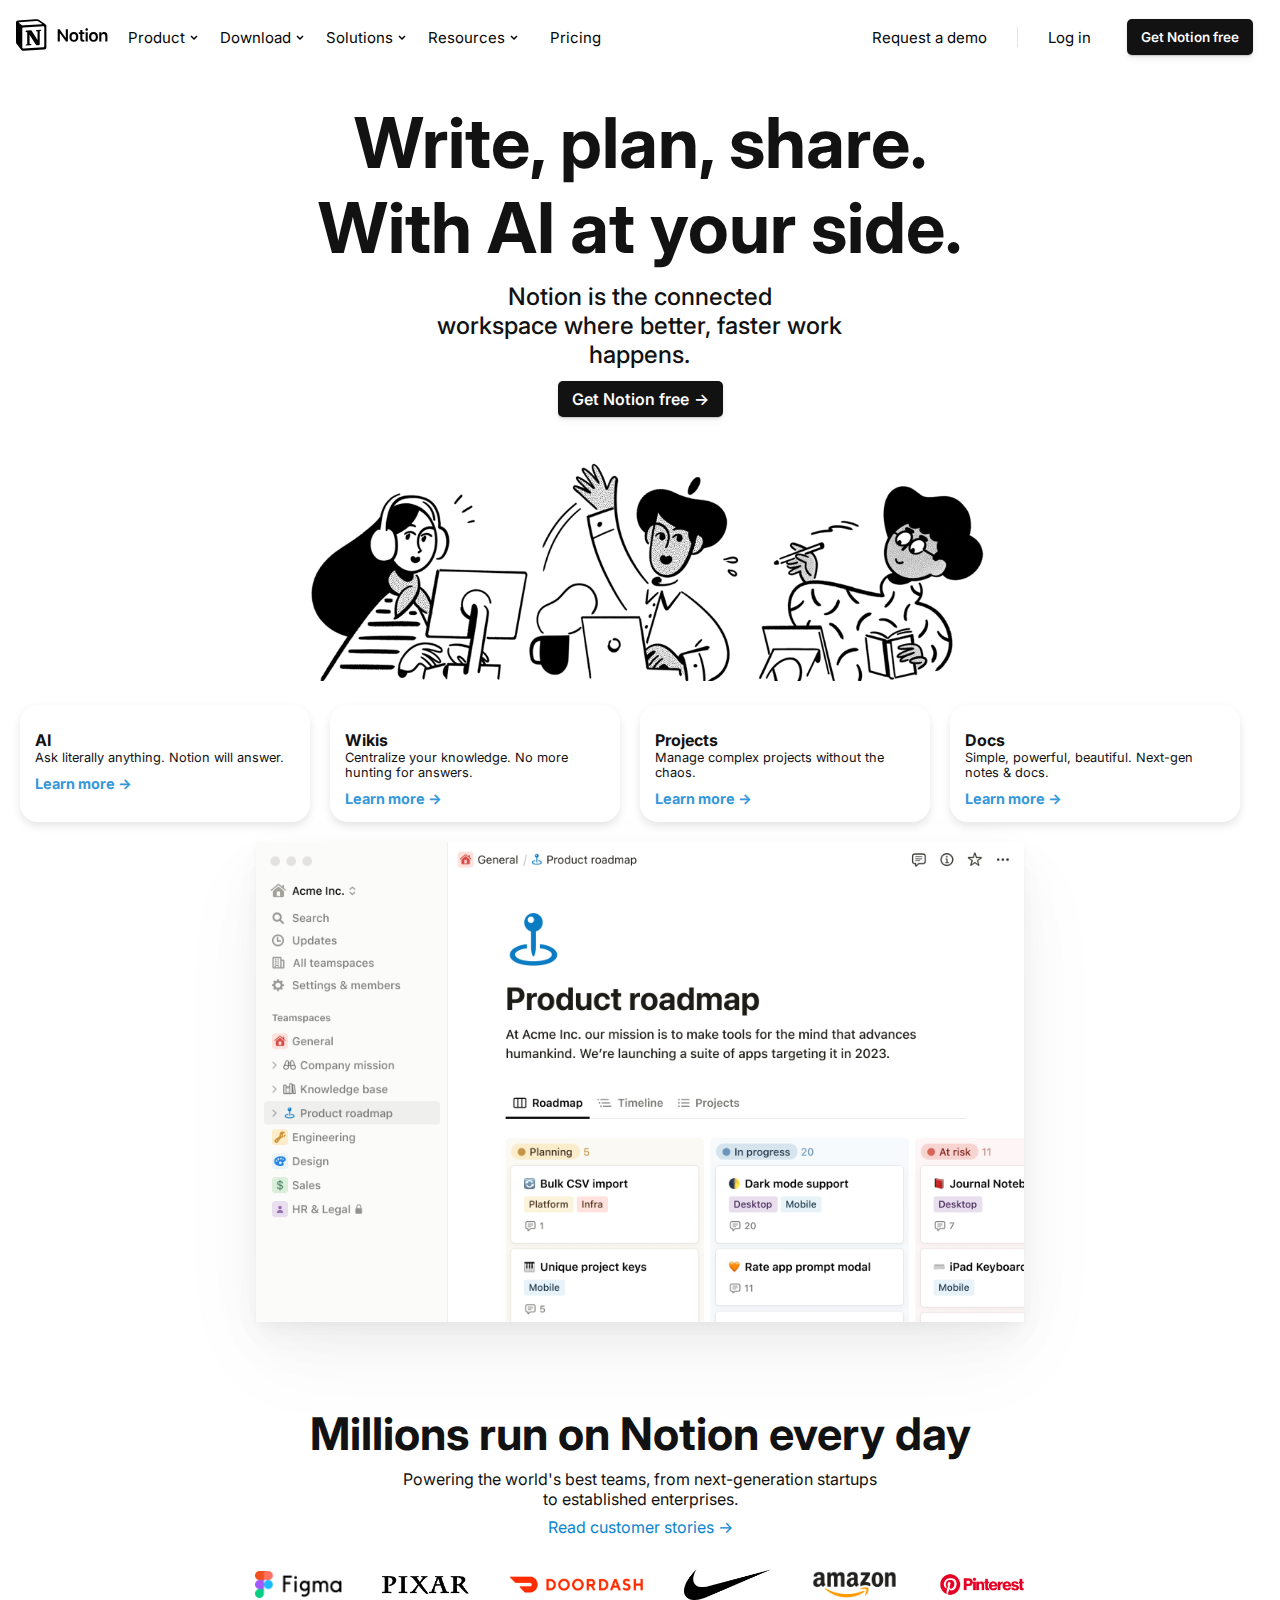
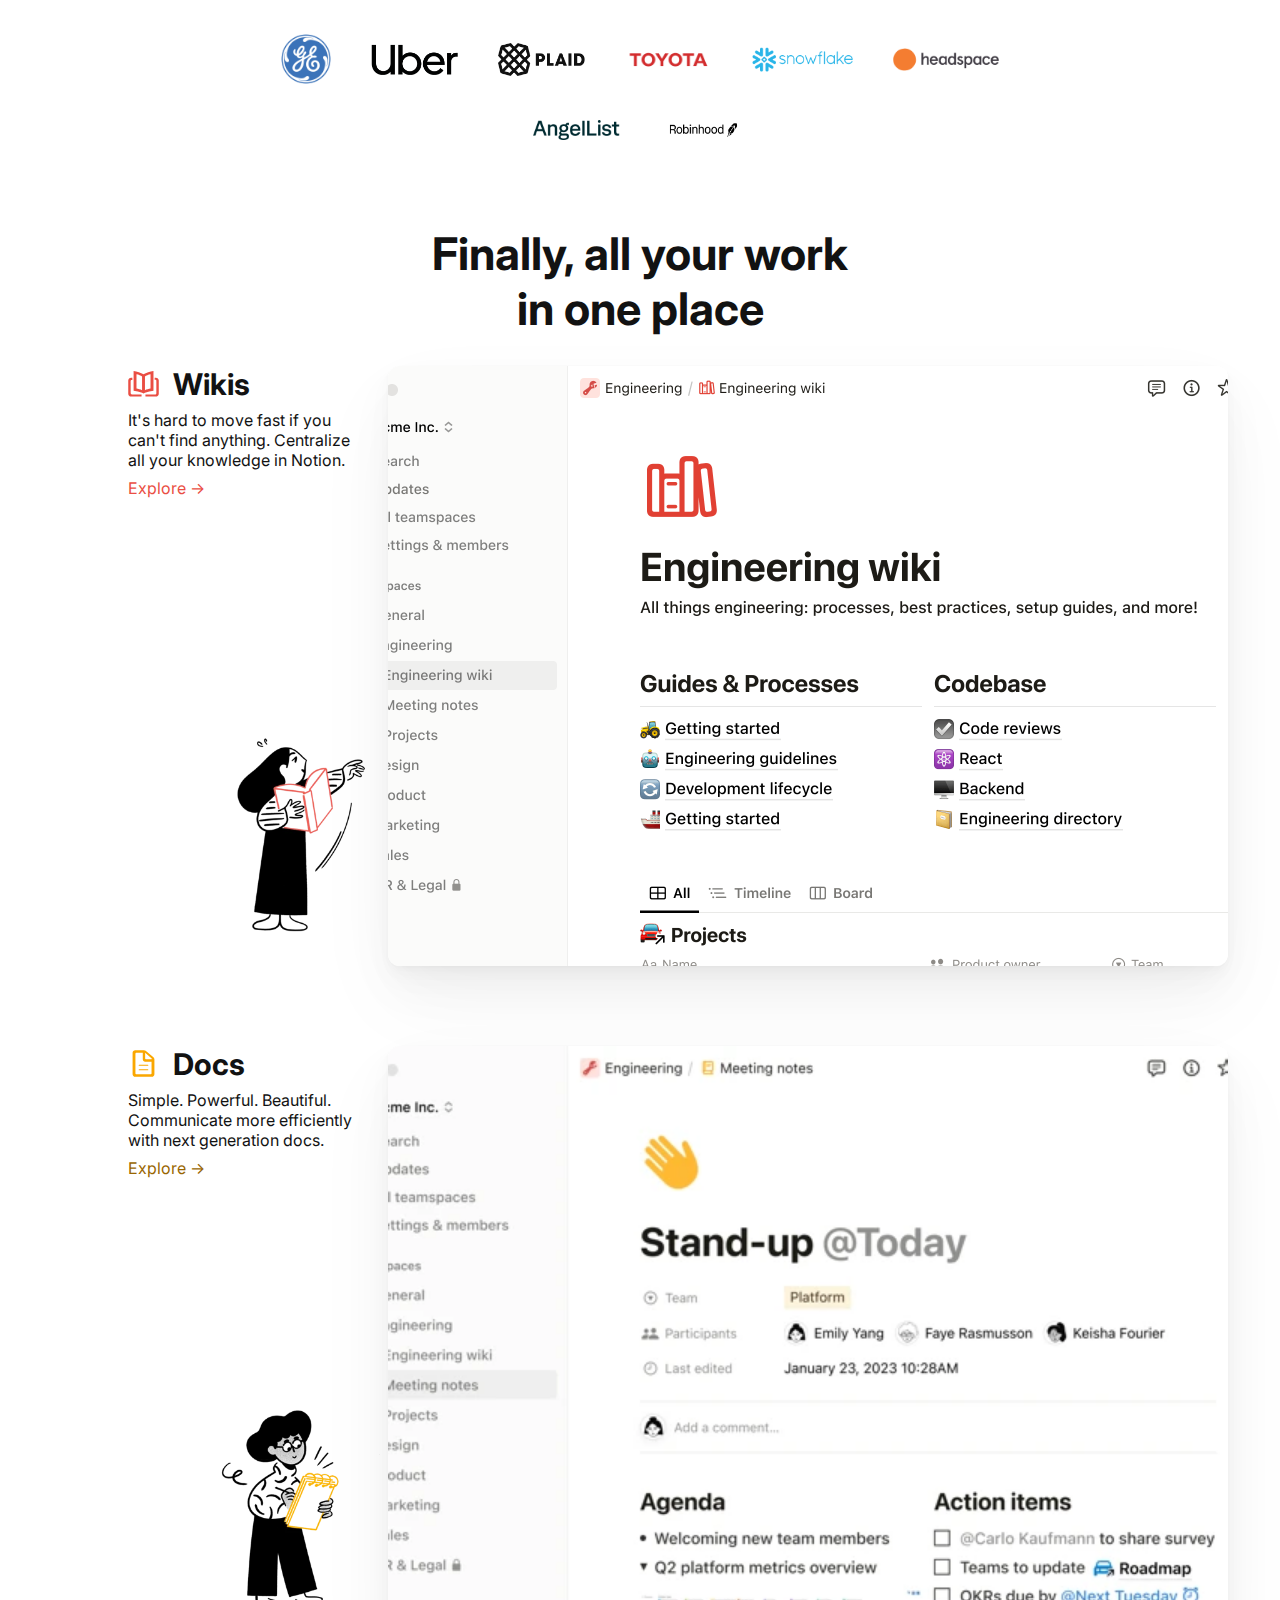
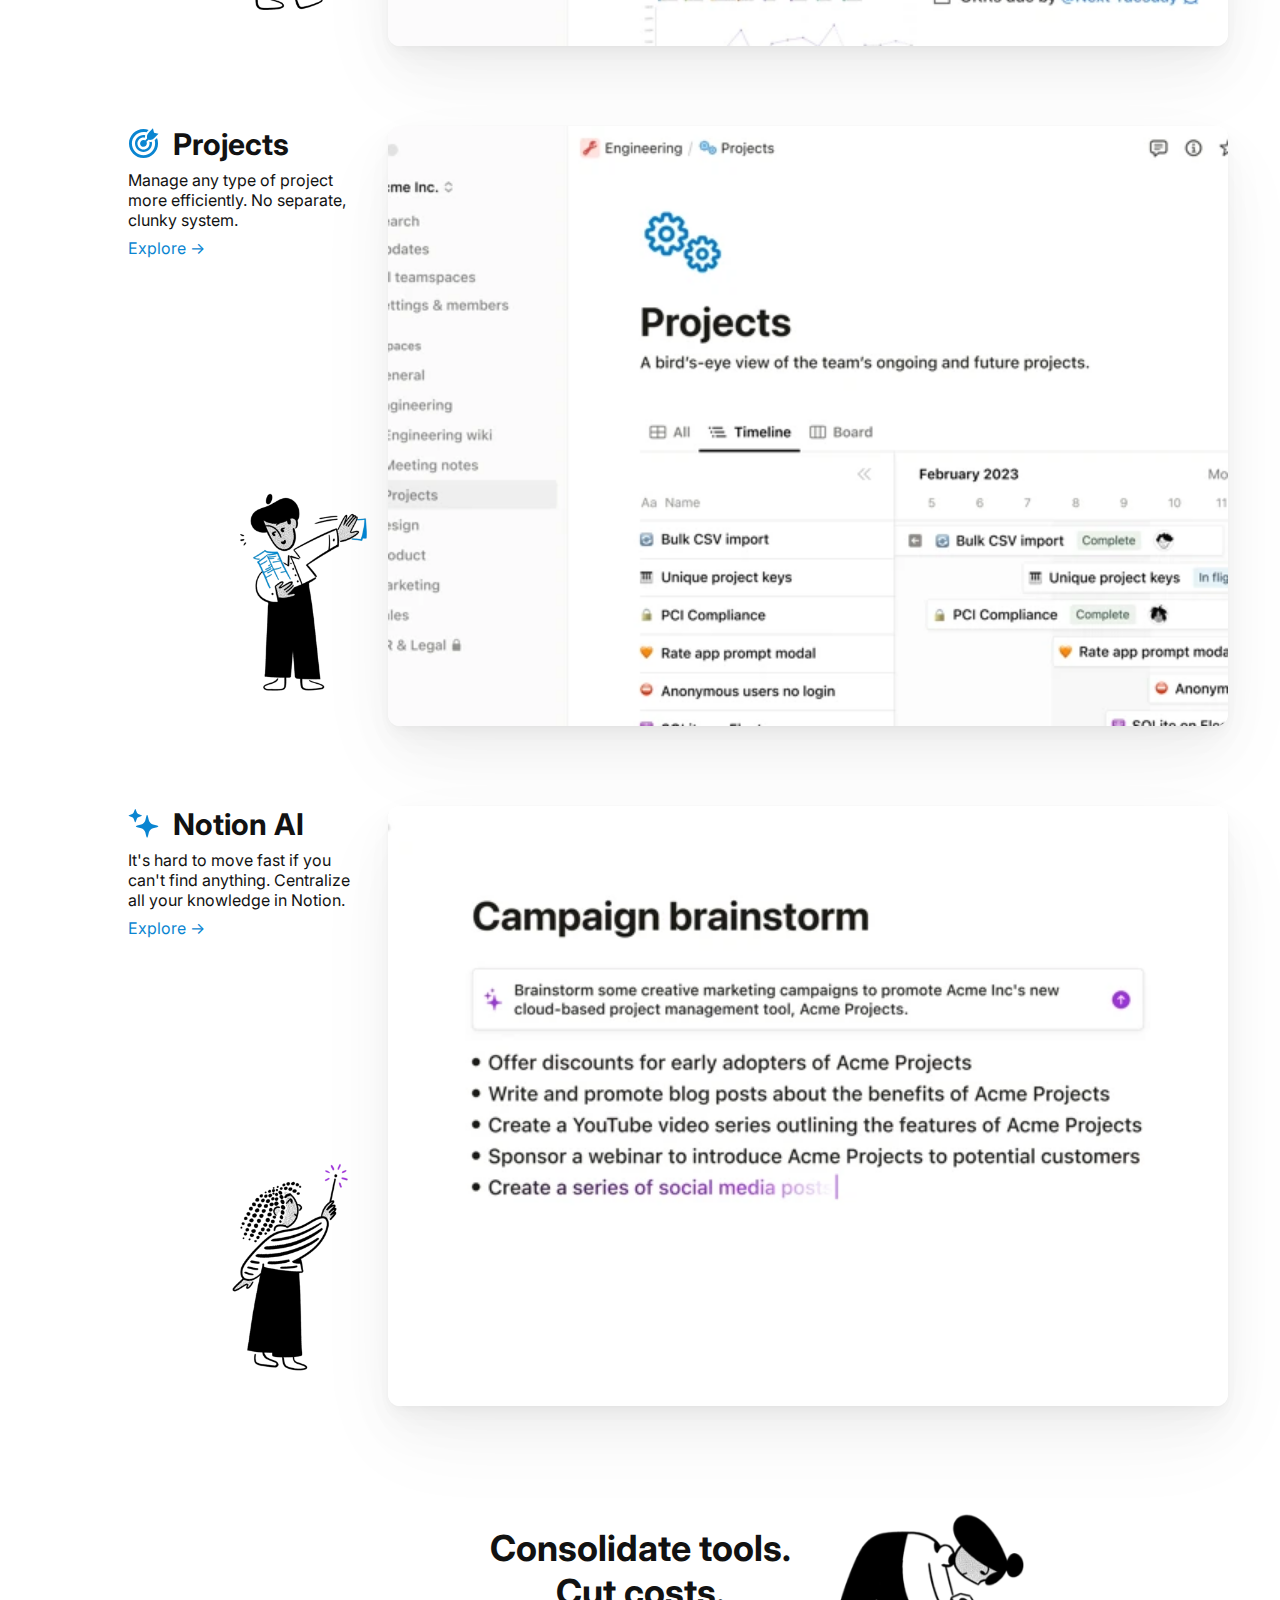
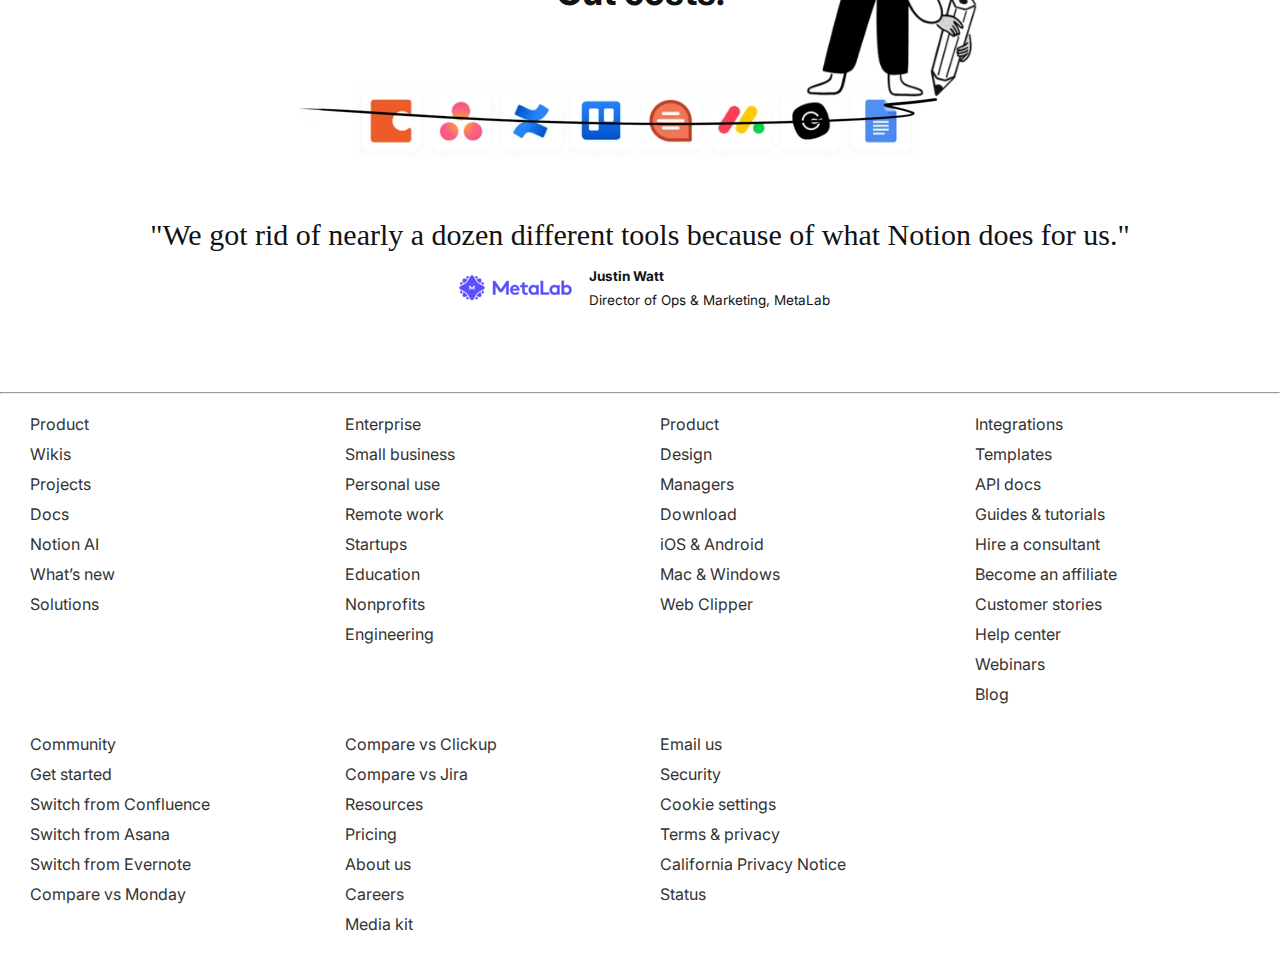
<file: index.html>
<!DOCTYPE html>
<html lang="en">
  <head>
    <meta charset="UTF-8" />
    <meta name="viewport" content="width=device-width, initial-scale=1.0" />
    <title>Notion</title>
    <link
      rel="apple-touch-icon"
      sizes="180x180"
      href="images/favicon/apple-touch-icon.png"
    />
    <link
      rel="icon"
      type="image/png"
      sizes="32x32"
      href="images/favicon/favicon-32x32.png"
    />
    <link
      rel="icon"
      type="image/png"
      sizes="16x16"
      href="images/favicon/favicon-16x16.png"
    />
    <link rel="manifest" href="images/favicon/site.webmanifest" />
    <link rel="stylesheet" href="css/style.css" />
  </head>
  <body>
    <!-- Navigation Bar -->
    <div class="main-nav">
      <header class="navHeader">
        <div class="inner">
          <div class="logo-wrap">
            <a href="/">
              <svg class="brand-logo">
                <use href="images/sprite.svg#logo"></use>
              </svg>
            </a>
          </div>

          <div class="desktop-actions">
            <nav class="navigationBar">
              <div class="nav-left">
                <ul class="nav-list">
                  <li class="nav-item">
                    <div class="has-menu">
                      <span class="nav-item-button">Product</span>
                    </div>
                    <div class="popup">
                      <div class="menu">
                        <div class="menu-section">
                          <div class="nav-section nav-section-content">
                            <ul class="nav-list">
                              <li class="nav-item">
                                <a href="#">
                                  <div class="nav-item-inner">
                                    <div class="nav-item-icon">
                                      <svg class="icon icon-red icon-small">
                                        <use
                                          href="images/sprite.svg#bookOpen"
                                        ></use>
                                      </svg>
                                    </div>
                                    <div class="nav-item-body">
                                      <span class="label">Wikis</span>
                                      <span class="description">
                                        Centralize your knowledge
                                      </span>
                                    </div>
                                  </div>
                                </a>
                              </li>
                              <li class="nav-item">
                                <a href="#">
                                  <div class="nav-item-inner">
                                    <div class="nav-item-icon">
                                      <svg class="icon icon-blue icon-small">
                                        <use
                                          href="images/sprite.svg#projectsIcon"
                                        ></use>
                                      </svg>
                                    </div>
                                    <div class="nav-item-body">
                                      <span class="label">Projects</span>
                                      <span class="description">
                                        For every team or size
                                      </span>
                                    </div>
                                  </div>
                                </a>
                              </li>
                              <li class="nav-item">
                                <a href="#">
                                  <div class="nav-item-inner">
                                    <div class="nav-item-icon">
                                      <svg class="icon icon-yellow icon-small">
                                        <use href="images/sprite.svg#doc"></use>
                                      </svg>
                                    </div>
                                    <div class="nav-item-body">
                                      <span class="label">Docs</span>
                                      <span class="description">
                                        Simple & powerful
                                      </span>
                                    </div>
                                  </div>
                                </a>
                              </li>
                              <li class="nav-item">
                                <a href="#">
                                  <div class="nav-item-inner">
                                    <div class="nav-item-icon">
                                      <svg class="icon icon-purple icon-small">
                                        <use
                                          href="images/sprite.svg#sparkles"
                                        ></use>
                                      </svg>
                                    </div>
                                    <div class="nav-item-body">
                                      <span class="label">Notion AI</span>
                                      <span class="description">
                                        Integrated AI assistant
                                      </span>
                                    </div>
                                  </div>
                                </a>
                              </li>
                            </ul>
                          </div>
                        </div>
                        <div class="menu-section">
                          <div class="nav-section nav-section-content">
                            <ul class="nav-list">
                              <li class="nav-item">
                                <a href="#">
                                  <div class="nav-item-inner">
                                    <div class="nav-item-body">
                                      <span class="label"
                                        >Template gallery</span
                                      >
                                      <span class="description">
                                        Setups to get you started
                                      </span>
                                    </div>
                                  </div>
                                </a>
                              </li>
                              <li class="nav-item">
                                <a href="#">
                                  <div class="nav-item-inner">
                                    <div class="nav-item-body">
                                      <span class="label"
                                        >Customer stories</span
                                      >
                                      <span class="description">
                                        See how teams use Notion
                                      </span>
                                    </div>
                                  </div>
                                </a>
                              </li>
                              <li class="nav-item">
                                <a href="#">
                                  <div class="nav-item-inner">
                                    <div class="nav-item-body">
                                      <span class="label">Connection</span>
                                      <span class="description">
                                        connect your tools to Notion
                                      </span>
                                    </div>
                                  </div>
                                </a>
                              </li>
                            </ul>
                          </div>
                        </div>
                      </div>
                    </div>
                  </li>
                  <li class="nav-item">
                    <div class="has-menu">
                      <span class="nav-item-button">Download</span>
                    </div>
                    <div class="popup">
                      <div class="menu">
                        <div class="menu-section">
                          <div class="nav-section nav-section-list">
                            <ul class="nav-list">
                              <li class="nav-item">
                                <a href="#">iOS & Android</a>
                              </li>
                              <li class="nav-item">
                                <a href="#">Mac & Windows</a>
                              </li>
                              <li class="nav-item">
                                <a href="#">Web Clipper</a>
                              </li>
                            </ul>
                          </div>
                        </div>
                      </div>
                    </div>
                  </li>
                  <li class="nav-item">
                    <div class="has-menu">
                      <span class="nav-item-button">Solutions</span>
                    </div>
                    <div class="popup">
                      <div class="menu">
                        <div class="menu-section">
                          <div class="nav-section nav-section-content">
                            <div class="nav-section-title smallcaps">
                              By team size
                            </div>
                            <ul class="nav-list">
                              <li class="nav-item">
                                <a href="#">
                                  <div class="nav-item-inner">
                                    <div class="nav-item-icon">
                                      <img
                                        src="images/team-size-enterprise.png"
                                        alt=""
                                      />
                                    </div>
                                    <div class="nav-item-body">
                                      <span class="label">Enterprise</span>
                                      <span class="description">
                                        Advanced features for your org
                                      </span>
                                    </div>
                                  </div>
                                </a>
                              </li>
                              <li class="nav-item">
                                <a href="#">
                                  <div class="nav-item-inner">
                                    <div class="nav-item-icon">
                                      <img
                                        src="images/team-size-small-business.png"
                                        alt=""
                                      />
                                    </div>
                                    <div class="nav-item-body">
                                      <span class="label">Small business</span>
                                      <span class="description">
                                        Run your team on one tool
                                      </span>
                                    </div>
                                  </div>
                                </a>
                              </li>
                              <li class="nav-item">
                                <a href="#">
                                  <div class="nav-item-inner">
                                    <div class="nav-item-icon">
                                      <img
                                        src="images/team-size-personal.png"
                                        alt=""
                                      />
                                    </div>
                                    <div class="nav-item-body">
                                      <span class="label">Personal</span>
                                      <span class="description">
                                        Free for individuals
                                      </span>
                                    </div>
                                  </div>
                                </a>
                              </li>
                            </ul>
                          </div>
                        </div>
                        <div class="menu-section">
                          <div class="nav-section nav-section-list">
                            <div class="nav-section-title smallcaps">
                              By team function
                            </div>
                            <ul class="nav-list">
                              <li class="nav-item">
                                <a href="#">Design</a>
                              </li>
                              <li class="nav-item">
                                <a href="#">Engineering</a>
                              </li>
                              <li class="nav-item">
                                <a href="#">Product</a>
                              </li>
                              <li class="nav-item">
                                <a href="#">Managers</a>
                              </li>
                            </ul>
                          </div>
                        </div>
                        <div class="menu-section">
                          <div class="nav-section nav-section-list">
                            <div class="nav-section-title smallcaps">
                              Notion for
                            </div>
                            <ul class="nav-list">
                              <li class="nav-item">
                                <a href="#">Startups</a>
                              </li>
                              <li class="nav-item">
                                <a href="#">Remote work</a>
                              </li>
                              <li class="nav-item">
                                <a href="#">Education</a>
                              </li>
                              <li class="nav-item">
                                <a href="#">Nonprofits</a>
                              </li>
                            </ul>
                          </div>
                        </div>
                      </div>
                    </div>
                  </li>
                  <li class="nav-item">
                    <div class="has-menu">
                      <span class="nav-item-button">Resources</span>
                    </div>
                    <div class="popup">
                      <div class="menu">
                        <div class="menu-section">
                          <div class="nav-section nav-section-list">
                            <ul class="nav-list">
                              <li class="nav-item">
                                <a href="#">Blog</a>
                              </li>
                              <li class="nav-item">
                                <a href="#">Guides & tutorials</a>
                              </li>
                              <li class="nav-item">
                                <a href="#">Webinars</a>
                              </li>
                              <li class="nav-item">
                                <a href="#">Help center</a>
                              </li>
                              <li class="nav-item">
                                <a href="#">API docs</a>
                              </li>
                              <li class="nav-item">
                                <a href="#">Community</a>
                              </li>
                              <li class="nav-item">
                                <a href="#">Find a consultant</a>
                              </li>
                            </ul>
                          </div>
                        </div>
                      </div>
                    </div>
                  </li>
                  <li class="nav-item">
                    <span class="nav-item-button"><a href="#">Pricing</a></span>
                  </li>
                </ul>
              </div>
              <div class="nav-right">
                <ul class="nav-list">
                  <li class="nav-item">
                    <span class="nav-item-button"
                      ><a href="#">Request a demo</a></span
                    >
                  </li>
                </ul>
                <div class="divider"></div>
                <ul class="nav-list">
                  <li class="nav-item">
                    <span class="nav-item-button"><a href="#">Log in</a></span>
                  </li>
                  <li class="cta-item">
                    <a href="#" class="btn btn-primary">
                      <span>Get Notion free</span>
                    </a>
                  </li>
                </ul>
              </div>
            </nav>
          </div>

          <div class="mobile-actions">
            <!-- <a href="#" class="btn btn-primary cta-item">
              <span>Get Notion free</span>
            </a> -->
            <button class="btn-toggle">
              <svg class="icon icon-black show-toggle-btn">
                <use href="images/sprite.svg#hamburger"></use>
              </svg>
              <svg class="icon icon-black">
                <use href="images/sprite.svg#cross"></use>
              </svg>
            </button>
          </div>
        </div>
      </header>

      <nav class="mobile-nav">
        <div class="mobile-nav-inner">
          <div class="mobile-nav-section">
            <div class="section-label has-menu">Product</div>
            <div class="menu-drawer">
              <div class="menu">
                <div class="nav-section">
                  <ul class="nav-list">
                    <li class="nav-item">
                      <a href="#">
                        <svg class="icon icon-red icon-small">
                          <use href="images/sprite.svg#bookOpen"></use>
                        </svg>
                        <span class="label">Wikis</span>
                      </a>
                    </li>
                    <li class="nav-item">
                      <a href="#">
                        <img
                          src="images/projects-icon.webp"
                          class="icon-small"
                          alt="Projects"
                        />
                        <span class="label">Projects</span>
                      </a>
                    </li>
                    <li class="nav-item">
                      <a href="#">
                        <svg class="icon icon-yellow icon-small">
                          <use href="images/sprite.svg#doc"></use>
                        </svg>
                        <span class="label">Docs</span>
                      </a>
                    </li>
                    <li class="nav-item">
                      <a href="#">
                        <svg class="icon icon-purple icon-small">
                          <use href="images/sprite.svg#sparkles"></use>
                        </svg>
                        <span class="label">Notion AI</span>
                      </a>
                    </li>
                  </ul>
                </div>
                <div class="nav-section">
                  <ul class="nav-list">
                    <li class="nav-item">
                      <a href="#">
                        <span class="label">Template gallery</span>
                      </a>
                    </li>
                    <li class="nav-item">
                      <a href="#">
                        <span class="label">Customer stories</span>
                      </a>
                    </li>
                    <li class="nav-item">
                      <a href="#">
                        <span class="label">Connection</span>
                      </a>
                    </li>
                  </ul>
                </div>
              </div>
            </div>
          </div>
          <div class="mobile-nav-section">
            <div class="section-label has-menu">Solutions</div>
            <div class="menu-drawer">
              <div class="menu">
                <div class="menu-section">
                  <div class="nav-section nav-section-list">
                    <div class="nav-section-title smallcaps">by team size</div>
                    <ul class="nav-list">
                      <li class="nav-item">
                        <a href="#">Enterprise</a>
                      </li>
                      <li class="nav-item">
                        <a href="#">Small business</a>
                      </li>
                      <li class="nav-item">
                        <a href="#">Personal</a>
                      </li>
                    </ul>
                  </div>
                </div>
                <div class="menu-section">
                  <div class="nav-section nav-section-list">
                    <div class="nav-section-title smallcaps">
                      by team function
                    </div>
                    <ul class="nav-list">
                      <li class="nav-item">
                        <a href="#">Design</a>
                      </li>
                      <li class="nav-item">
                        <a href="#">Engineering</a>
                      </li>
                      <li class="nav-item">
                        <a href="#">Product</a>
                      </li>
                      <li class="nav-item">
                        <a href="#">Managers</a>
                      </li>
                    </ul>
                  </div>
                </div>
                <div class="menu-section">
                  <div class="nav-section nav-section-list">
                    <div class="nav-section-title smallcaps">Notion for</div>
                    <ul class="nav-list">
                      <li class="nav-item">
                        <a href="#">Startups</a>
                      </li>
                      <li class="nav-item">
                        <a href="#">Remote work</a>
                      </li>
                      <li class="nav-item">
                        <a href="#">Education</a>
                      </li>
                      <li class="nav-item">
                        <a href="#">Nonprofits</a>
                      </li>
                    </ul>
                  </div>
                </div>
              </div>
            </div>
          </div>
          <div class="mobile-nav-section">
            <div class="section-label has-menu">Resources</div>
            <div class="menu-drawer">
              <div class="menu">
                <div class="menu-section">
                  <div class="nav-section nav-section-list">
                    <ul class="nav-list">
                      <li class="nav-item">
                        <a href="#">Blog</a>
                      </li>
                      <li class="nav-item">
                        <a href="#">Guides & tutorials</a>
                      </li>
                      <li class="nav-item">
                        <a href="#">Webinars</a>
                      </li>
                      <li class="nav-item">
                        <a href="#">Help center</a>
                      </li>
                      <li class="nav-item">
                        <a href="#">API docs</a>
                      </li>
                      <li class="nav-item">
                        <a href="#">Community</a>
                      </li>
                      <li class="nav-item">
                        <a href="#">Find a consultant</a>
                      </li>
                    </ul>
                  </div>
                </div>
              </div>
            </div>
          </div>
          <div class="mobile-nav-section">
            <div class="section-label has-menu">Download</div>
            <div class="menu-drawer">
              <div class="menu">
                <div class="menu-section">
                  <div class="nav-section nav-section-list">
                    <ul class="nav-list">
                      <li class="nav-item">
                        <a href="#">iOS & Android</a>
                      </li>
                      <li class="nav-item">
                        <a href="#">mac & Windows</a>
                      </li>
                      <li class="nav-item">
                        <a href="#">Web Clipper</a>
                      </li>
                    </ul>
                  </div>
                </div>
              </div>
            </div>
          </div>
          <div class="mobile-nav-section">
            <div class="section-label">Pricing</div>
          </div>
          <div class="mobile-nav-section">
            <div class="section-label">Request a demo</div>
          </div>
          <div class="cta-items">
            <a href="#" class="btn btn-primary cta-item">
              <span>Get Notion free</span>
            </a>
            <a href="#" class="btn cta-item">
              <span>Log in</span>
            </a>
          </div>
        </div>
      </nav>
    </div>

    <main>
      <section class="homeHero container">
        <header class="homeHero_header">
          <h1 class="homeHero_header-title" style="font-size: 70px; margin-top: -60px">
            Write, plan, share.
            <br class="HomeHero_textBreak" />
            With AI at your side.
          </h1>
          <h2 class="homeHero_subtitle">
            Notion is the connected
            <br class="HomeHero_textBreak" /> workspace where
            better, faster work happens.
          </h2>
          <a href="#" class="btn btn-primary btn-arrow"
            ><span>Get Notion free</span></a
          >
        </header>
        <picture class="homeHero_picture">
          <img src="images/home-hero.webp" alt="Home Hero" />
        </picture>
      </section>

      <div class="carousel-container">
        <div class="card purple-theme">
          <!-- Card Content Goes Here -->
          <h2>AI</h2>
          <p>Ask literally anything. Notion will answer.</p>
          <a href="https://www.notion.so/product/ai">Learn more →</a>
        </div>

        <div class="card red-theme">
          <!-- Card Content Goes Here -->
          <h2>Wikis</h2>
          <p>Centralize your knowledge. No more hunting for answers.</p>
          <a href="https://notion.so/product/wikis">Learn more →</a>
        </div>

        <div class="card blue-theme">
          <!-- Card Content Goes Here -->
          <h2>Projects</h2>
          <p>Manage complex projects without the chaos.</p>
          <a href="https://www.notion.so/product/projects">Learn more →</a>
        </div>

        <div class="card yellow-theme">
          <!-- Card Content Goes Here -->
          <h2>Docs</h2>
          <p>Simple, powerful, beautiful. Next-gen notes & docs.</p>
          <a href="https://www.notion.so/product/docs">Learn more →</a>
        </div>
      </div>


      <div class="HomeSidekick_sidekick">
        <picture class="homeHero_picture">
          <img src="images/sidekick-desktop-app.png" alt="Home Hero" />
        </picture>
      </div>

      <section class="HomeCustomerWall container">
        <header class="HomeCustomerWall_header">
          <h2 class="heading-title">Millions run on Notion every day</h2>
          <div class="HomeCustomerWall-subHeader">
            <h3 class="heading-subTitle">
              Powering the world's best teams, from next-generation startups to
              established enterprises.
            </h3>
            <a href="#" class="link-arrow link-arrow-blue"
              ><span> Read customer stories</span></a
            >
          </div>
        </header>
        <div class="HomeCustomerWall_logo">
          <div class="HomeCustomerWall_logoContainer">
            <img src="images/customers/figma-logo.png" alt="figma-logo" />
          </div>
          <div class="HomeCustomerWall_logoContainer">
            <img src="images/customers/pixar.png" alt="pixar" />
          </div>
          <div class="HomeCustomerWall_logoContainer">
            <img
              src="images/customers/doordash.png"
              alt="doordash"
              style="max-width: 135px; max-height: 55px"
            />
          </div>
          <div class="HomeCustomerWall_logoContainer">
            <img src="images/customers/nike.png" alt="nike" />
          </div>
          <div class="HomeCustomerWall_logoContainer">
            <img src="images/customers/amazon.png" alt="amazon" />
          </div>
          <div class="HomeCustomerWall_logoContainer">
            <img src="images/customers/pinterest.png" alt="pinterest" />
          </div>
          <div class="HomeCustomerWall_logoContainer">
            <img
              src="images/customers/General_Electric_logo.svg__1_.png"
              style="max-width: 50px; max-height: 50px"
              alt="General_Electric_logo"
            />
          </div>
          <div class="HomeCustomerWall_logoContainer">
            <img src="images/customers/uber.png" alt="uber" />
          </div>
          <div class="HomeCustomerWall_logoContainer">
            <img src="images/customers/plaid.png" alt="plaid" />
          </div>
          <div class="HomeCustomerWall_logoContainer">
            <img src="images/customers/toyota.png" alt="toyota" />
          </div>
          <div class="HomeCustomerWall_logoContainer">
            <img
              src="images/customers/snowflake.png"
              style="max-width: 101px; max-height: 55px"
              alt="snowflake"
            />
          </div>
          <div class="HomeCustomerWall_logoContainer">
            <img
              src="images/customers/headspace.png"
              style="max-width: 106px; max-height: 55px"
              alt="headspace"
            />
          </div>
          <div class="HomeCustomerWall_logoContainer">
            <img src="images/customers/angel-list.png" alt="angel-list" />
          </div>
          <div class="HomeCustomerWall_logoContainer">
            <img
              src="images/customers/robinhood_logo.png"
              alt="robinhood_logo"
            />
          </div>
        </div>
      </section>

      <section class="home-products container">
        <h2 class="heading-title home-product-title">
          Finally, all your work in one place
        </h2>
        <section class="home-product">
          <div class="home-product-content">
            <div class="home-product-content-media">
              <header class="home-product-contentHeader">
                <svg class="icon icon-red">
                  <use href="images/sprite.svg#bookOpen"></use>
                </svg>
                <h3 class="home-product-content-title">Wikis</h3>
              </header>
              <p class="home-product-content-description">
                It's hard to move fast if you can't find anything. Centralize
                all your knowledge in Notion.
              </p>
              <a href="#" class="link-arrow link-arrow-red"
                ><span>Explore</span></a
              >
            </div>
          </div>
          <div class="home-product-illustration">
            <img
              src="images/wiki-illo.webp"
              alt=""
              class="homeProducts_illustration-image"
            />
          </div>
          <div class="home-product-image">
            <img src="images/engineering-wiki-V2.png" alt="" />
          </div>
        </section>
        <section class="home-product">
          <div class="home-product-content">
            <div class="home-product-content-media">
              <header class="home-product-contentHeader">
                <svg class="icon icon-yellow">
                  <use href="images/sprite.svg#doc"></use>
                </svg>
                <h3 class="home-product-content-title">Docs</h3>
              </header>
              <p class="home-product-content-description">
                Simple. Powerful. Beautiful. Communicate more efficiently with
                next generation docs.
              </p>
              <a href="#" class="link-arrow link-arrow-yellow"
                ><span>Explore</span></a
              >
            </div>
          </div>
          <div class="home-product-illustration">
            <img
              src="images/docs-illo.webp"
              alt="docs-illo"
              class="homeProducts_illustration-image"
            />
          </div>
          <div class="home-product-image">
            <img src="images/meeting-notes.webp" alt="meeting-notes" />
          </div>
        </section>
        <section class="home-product">
          <div class="home-product-content">
            <div class="home-product-content-media">
              <header class="home-product-contentHeader">
                <svg class="icon icon-blue">
                  <use href="images/sprite.svg#path"></use>
                </svg>
                <h3 class="home-product-content-title">Projects</h3>
              </header>
              <p class="home-product-content-description">
                Manage any type of project more efficiently. No separate, clunky
                system.
              </p>
              <a href="#" class="link-arrow link-arrow-blue"
                ><span>Explore</span></a
              >
            </div>
          </div>
          <div class="home-product-illustration">
            <img
              src="images/projects-illo.webp"
              alt=""
              class="homeProducts_illustration-image"
            />
          </div>
          <div class="home-product-image">
            <img src="images/projects.webp" alt="projects" />
          </div>
        </section>
        <section class="home-product">
          <div class="home-product-content">
            <div class="home-product-content-media">
              <header class="home-product-contentHeader">
                <svg class="icon icon-blue">
                  <use href="images/sprite.svg#sparkles"></use>
                </svg>
                <h3 class="home-product-content-title">Notion AI</h3>
              </header>
              <p class="home-product-content-description">
                It's hard to move fast if you can't find anything. Centralize
                all your knowledge in Notion.
              </p>
              <a href="#" class="link-arrow link-arrow-blue"
                ><span>Explore</span></a
              >
            </div>
          </div>
          <div class="home-product-illustration">
            <img
              src="images/ai-illo-V5.webp"
              alt=""
              class="homeProducts_illustration-image"
            />
          </div>
          <div class="home-product-image">
            <img src="images/ai-V5.webp" alt="ai-V5" />
          </div>
        </section>
      </section>

      <section class="consolidate-tools">
        <div class="consolidateTools_header">
          <h2
            class="heading-title homeHero_header-title consolidateTools_header-title"
          >
            Consolidate tools. Cut costs.
          </h2>
          <div class="consolidateTools-strikethroughEffectContainer">
            <div class="homeConsolidate-overlay">
              <div class="homeConsolidateTools_strikethroughEffect">
                <img
                  src="images/tools-before-notion-V2.webp"
                  alt="tools-before-notion-V2"
                />
              </div>
              <div class="homeConsolidateTools_toolsStrikethrough">
                <img
                  src="images/tools-strikethrough-V2.webp"
                  alt=""
                  srcset=""
                />
              </div>
            </div>
            <div class="homeConsolidateTools_pencilPeekIllustration">
              <img src="images/pencil-peek-illustration-V2.webp" alt="" />
            </div>
            <div class="homeConsolidateTools_giantPencilIllustration">
              <img src="images/giant-pencil-illustration.webp" alt="" />
            </div>
          </div>
        </div>
        <div class="blockQuote_quote">
          <blockquote class="blockQuote_quote-title">
            "We got rid of nearly a dozen different tools because of what Notion
            does for us."
          </blockquote>
          <div class="blockQuote_quoteCaption">
            <img
              src="images/metalab.webp"
              alt="metalab"
              class="blockQuote-image"
            />
            <div class="blockQuote_author">
              <p class="blockQuote_author-title">Justin Watt</p>
              <p class="blockQuote_author-designation">
                Director of Ops & Marketing, MetaLab
              </p>
            </div>
          </div>
        </div>
      </section>

    </main>
    <hr width="100%">
    <footer>
      <div>
        <a href="#">Product</a>
        <a href="#">Wikis</a>
        <a href="#">Projects</a>
        <a href="#">Docs</a>
        <a href="#">Notion AI</a>
        <a href="#">What’s new</a>
        <a href="#">Solutions</a>
      </div>
      <div>
        <a href="#">Enterprise</a>
        <a href="#">Small business</a>
        <a href="#">Personal use</a>
        <a href="#">Remote work</a>
        <a href="#">Startups</a>
        <a href="#">Education</a>
        <a href="#">Nonprofits</a>
        <a href="#">Engineering</a>
      </div>
      <div>
        <a href="#">Product</a>
        <a href="#">Design</a>
        <a href="#">Managers</a>
        <a href="#">Download</a>
        <a href="#">iOS & Android</a>
        <a href="#">Mac & Windows</a>
        <a href="#">Web Clipper</a>
      </div>
      <div>
        <a href="#">Integrations</a>
        <a href="#">Templates</a>
        <a href="#">API docs</a>
        <a href="#">Guides & tutorials</a>
        <a href="#">Hire a consultant</a>
        <a href="#">Become an affiliate</a>
        <a href="#">Customer stories</a>
        <a href="#">Help center</a>
        <a href="#">Webinars</a>
        <a href="#">Blog</a>
      </div>
      <div>
        <a href="#">Community</a>
        <a href="#">Get started</a>
        <a href="#">Switch from Confluence</a>
        <a href="#">Switch from Asana</a>
        <a href="#">Switch from Evernote</a>
        <a href="#">Compare vs Monday</a>
      </div>
      <div>
        <a href="#">Compare vs Clickup</a>
        <a href="#">Compare vs Jira</a>
        <a href="#">Resources</a>
        <a href="#">Pricing</a>
        <a href="#">About us</a>
        <a href="#">Careers</a>
        <a href="#">Media kit</a>
      </div>
      <div>
        <a href="#">Email us</a>
        <a href="#">Security</a>
        <a href="#">Cookie settings</a>
        <a href="#">Terms & privacy</a>
        <a href="#">California Privacy Notice</a>
        <a href="#">Status</a>
      </div>
    </footer>
    <script src="js/script.js"></script>
  </body>
</html>
</file>
<file: css/style.css>
@import url("https://fonts.googleapis.com/css2?family=Inter:wght@400;500;600;700&display=swap");

*,
::after,
::before {
  margin: 0;
  padding: 0;
  box-sizing: border-box;
}

:root {
  --color-alpha-light-100: rgba(0, 0, 0, 0.03);
  --color-base-100: #fff;
  --color-base-780: #333;
  --color-base-800: #121212;
  --color-blue-500: #0a85d1;
  --color-blue-800: #076097;
  --color-gray-200: rgba(0, 0, 0, 0.1);
  --color-gray-500: rgba(0, 0, 0, 0.6);
  --color-gray-600: #121212;
  --color-gray-800: #050505;
  --color-orange-500: #f8792a;
  --color-purple-400: #bd73e8;
  --color-purple-500: #9d34da;
  --color-purple-800: #6e239a;
  --color-red-500: #ea4e43;
  --color-red-800: #a7271b;
  --color-teal-500: #2a9d99;
  --color-yellow-600: #faa700;
  --color-yellow-800: #d68f00;
  --color-yellow-900: #960;
}

html {
  font-size: 62.5%; /* 10px*/
  scroll-behavior: smooth;
}

body {
  font-family: Inter, Arial, Helvetica, sans-serif;
  font-size: 1.6rem;
  color: var(--color-gray-600);
}

.container {
  width: 95vw;
  max-width: 1024px;
  margin: 0 auto;
}

.heading-title {
  text-align: center;
  font-weight: 700;
  font-size: 3.6rem;
}

.heading-subTitle {
  font-weight: 400;
  font-size: 1.6rem;
  text-align: center;
}

@media screen and (min-width: 1080px) {
  .heading-title {
    font-size: 4.5rem;
  }
}

.navHeader {
  width: 100%;
  position: fixed;
  z-index: 999;
  background-color: #fff;
  top: 0;
}

.inner {
  padding: 15px 16px;
  display: flex;
  justify-content: space-between;
  align-items: center;
}

.brand-logo {
  display: inline-block;
  width: 92px;
  height: 32px;
}

.desktop-actions {
  width: 100%;
}

.desktop-actions .navigationBar {
  display: flex;
  justify-content: space-between;
  align-items: center;
  font-size: 1.5rem;
  font-weight: 400;
}

.desktop-actions .navigationBar .nav-left .nav-list,
.desktop-actions .navigationBar .nav-right,
.desktop-actions .navigationBar .nav-right .nav-list {
  display: flex;
  justify-content: space-between;
  justify-content: center;
}

.nav-left {
  margin-left: 1rem;
}

.nav-list {
  list-style-type: none;
}

.nav-item,
.nav-item a {
  padding: 0.5rem 1rem;
  text-decoration: none;
  border-radius: 0.3rem;
  color: var(--color-gray-800);
}

.desktop-actions .has-menu {
  position: relative;
  padding-right: 1.5rem;
}

.desktop-actions .has-menu::after {
  content: "";
  display: block;
  width: 8px;
  height: 6px;
  background: url("../images/svg/navCaret.svg");
  position: absolute;
  top: 50%;
  margin-top: -2px;
  right: 0.2rem;
  transition: transform 0.5s ease-in-out;
}

.desktop-actions .has-menu:hover::after {
  transform: rotate(180deg);
}

.desktop-actions .nav-item:hover {
  background-color: var(--color-alpha-light-100);
}

.desktop-actions .nav-right,
.desktop-actions .nav-right .nav-list {
  align-items: center;
}

.desktop-actions .divider {
  width: 1px;
  background: var(--color-gray-200);
  height: 20px;
  margin: 0 10px;
}

.desktop-actions .cta-item {
  margin-left: 0.5rem;
}

.cta-item {
  padding: 4px 11px;
  font-size: 1.35rem;
}

.desktop-actions .nav-item .popup {
  background-color: #fff;
  box-shadow: 0px 4px 18px rgb(0 0 0/4%),
    0px 2.025px 7.84688px rgba(0, 0, 0, 0.027), 0px 0.8px 2.925px rgb(0 0 0/2%),
    0px 0.175px 1.04062px rgba(0, 0, 0, 0.013);
  border-radius: 0.3125rem;
  position: absolute;
  visibility: hidden;
  opacity: 0;
  transition: visibility 0.1s ease-in-out, opacity 0.1s ease-in-out;
}

.desktop-actions .popup .menu {
  display: flex;
}

.desktop-actions .menu .menu-section {
  padding: 1rem;
  border-right: 1px solid var(--color-gray-200);
}

.desktop-actions .nav-section-content {
  max-width: 300px;
}

.desktop-actions .nav-section-list {
  min-width: 170px;
}

.smallcaps {
  margin-bottom: 0.5rem;
  color: var(--color-gray-500);
  text-transform: uppercase;
  font-size: 1.1rem;
}
.desktop-actions .menu-section .nav-section .nav-list {
  flex-direction: column;
}

.desktop-actions .menu-section .nav-section .nav-list .nav-item {
  padding-left: 0;
  padding-right: 3rem;
}

.desktop-actions .menu-section .nav-section .nav-list .nav-item a {
  padding: 0;
}

.desktop-actions .nav-item-inner {
  display: flex;
  gap: 0.5rem;
  align-items: center;
}

.desktop-actions .nav-item-icon img {
  width: 4rem;
  height: 4rem;
  object-fit: cover;
}

.desktop-actions .nav-item-body {
  display: flex;
  flex-direction: column;
}

.desktop-actions .nav-item-body .label {
  font-size: 15px;
  font-weight: 500;
  color: var(--color-gray-800);
}

.desktop-actions .nav-item-body .description {
  font-size: 13.5px;
  font-weight: 400;
  color: var(--color-gray-500);
}

.desktop-actions .nav-item-solution:hover .popup,
.desktop-actions .nav-item:hover .popup {
  visibility: visible;
  opacity: 1;
}

.mobile-nav,
.mobile-actions {
  display: none;
}

.is-mobile-nav-open {
  display: block;
}

@media screen and (max-width: 1080px) {
  .desktop-actions {
    display: none;
  }

  .main-nav {
    display: flex;
    flex-direction: column;
    position: relative;
  }

  .mobile-nav {
    height: 100%;
    width: 100%;
    background-color: #fff;
    z-index: 99;
    position: fixed;
    top: 6.6rem;
    padding: 0 16px;
    overflow: scroll;
  }

  .mobile-actions {
    display: flex;
    gap: 2.4rem;
    height: 30px;
    align-items: center;
  }

  .mobile-actions .btn-toggle svg {
    width: 2.2rem;
    height: 2.2rem;
    display: none;
  }

  .mobile-actions .btn-toggle .show-toggle-btn {
    display: block;
  }

  .mobile-nav-inner {
    display: flex;
    flex-direction: column;
  }

  .mobile-nav-section {
    border-bottom: 1px solid var(--color-gray-200);
  }

  .mobile-nav-section .section-label {
    font-weight: 700;
    cursor: pointer;
    padding: 2rem 0;
    display: flex;
  }

  .mobile-nav-section .has-menu {
    position: relative;
  }

  .mobile-nav-section .has-menu::after {
    content: "";
    display: block;
    width: 12px;
    height: 8px;
    background: url("../images/svg/navCaret.svg");
    position: absolute;
    right: 3px;
    top: 50%;
    margin-top: -4px;
    transform: rotate(-90deg);
    transition: transform 0.25s ease-in-out;
  }

  .mobile-nav-section .rotate::after {
    transform: rotate(0);
  }

  .mobile-nav-section .menu-drawer {
    display: none;
  }

  .mobile-nav-section .has-menu + .is-open {
    display: block;
  }

  .mobile-nav-section .menu-drawer .menu {
    display: flex;
    flex-direction: column;
    gap: 3rem;
    margin-bottom: 2rem;
  }

  .mobile-nav-section .menu-drawer .menu .nav-item {
    padding: 0.5rem 0;
  }

  .mobile-nav-section .menu-drawer .menu .nav-item a {
    padding: 0;
    display: flex;
    align-items: center;
    gap: 0.4rem;
    font-weight: 400;
  }

  .cta-items {
    display: flex;
    flex-direction: column;
    margin: 2rem;
    gap: 3rem;
    margin-bottom: 20rem;
  }

  .cta-items .cta-item {
    display: inline-flex;
    width: 100%;
  }
}

@media screen and (min-width: 1080px) {
  .is-mobile-nav-open {
    display: none;
  }
}

/* Links */

.link-arrow {
  font-weight: 400;
  text-decoration: none;
}

.link-arrow:after {
  content: " ->";
  text-decoration: none;
}

.link-arrow:hover span {
  text-decoration: underline;
}

.link-arrow-red {
  color: var(--color-red-500);
}

.link-arrow-red:hover {
  color: var(--color-red-800);
}

.link-arrow-yellow {
  color: var(--color-yellow-900);
}

.link-arrow-yellow:hover {
  color: var(--color-yellow-800);
}

.link-arrow-blue {
  color: var(--color-blue-500);
}

.link-arrow-blue:hover {
  color: var(--color-blue-800);
}

.link-arrow-purple {
  color: var(--color-purple-500);
}

.link-arrow-purple:hover {
  color: var(--color-purple-800);
}

/* Buttons */

.btn {
  display: inline-flex;
  background-color: var(--color-button-primary);
  color: var(--color-button-primary-text);
  min-height: 36px;
  padding: 0.4rem 1.4rem;
  font-weight: 570;
  border-radius: 0.5rem;
  align-items: center;
  justify-content: center;
  box-shadow: 0 0.3259259164px 0.7333333492px 0 rgba(0, 0, 0, 0.12),
    0 1.5407407284px 2.8666665554px 0 rgba(0, 0, 0, 0.07),
    0 4px 9px 0 rgba(0, 0, 0, 0.05);
  text-decoration: none;
}

.btn-primary {
  background-color: var(--color-base-800);
  color: var(--color-base-100);
}

.btn-arrow:after {
  content: " ->";
  margin-left: 0.5rem;
}

.btn:hover {
  background-color: var(--color-base-780);
}

.btn-toggle {
  background-color: transparent;
  outline: none;
  border: none;
}

/* Icons */

.icon {
  width: 31px;
  height: 31px;
  fill: rgba(0, 0, 0, 0.6);
  color: rgba(0, 0, 0, 0.6);
}

.icon-red {
  color: var(--color-red-500);
  fill: var(--color-red-500);
}

.icon-yellow {
  color: var(--color-yellow-600);
  fill: var(--color-yellow-600);
}

.icon-blue {
  color: var(--color-blue-500);
  fill: var(--color-blue-500);
}

.icon-purple {
  color: var(--color-purple-500);
  fill: var(--color-purple-500);
}

.icon-orange {
  color: var(--color-orange-500);
  fill: var(--color-orange-500);
}

.icon-black {
  color: var(--color-base-800);
  fill: var(--color-base-800);
  background-color: transparent;
}

.icon-teal {
  color: var(--color-teal-500);
  fill: var(--color-teal-500);
}

.icon-small {
  margin-right: 0.5rem;
  width: 2.2rem;
  height: 2.2rem;
}

/* Home Hero */

.homeHero {
  width: 90%;
  margin: 14rem auto 0 auto;
  display: flex;
  flex-direction: column;
  align-items: center;
  gap: 3rem;
}
.homeHero_header {
  margin: 0 auto;
  display: flex;
  gap: 1.2rem;
  flex-direction: column;
  align-items: center;
}
.homeHero_header-title,
.homeHero_subtitle {
  text-align: center;
  font-weight: 700;
  text-wrap: wrap;
}

.homeHero_header-title {
  font-size: 4.3rem;
  width: fit-content;
  margin: 0 auto;
}

.homeHero_header-title a {
  color: var(--color-gray-600);
}

.homeHero_subtitle {
  font-size: 24px;
  font-weight: 500;
  margin: 0 auto;
}

.homeHero-title-icon img {
  width: 3.6rem;
  object-fit: cover;
}
.homeHero_subtitle svg {
  display: inline;
  color: var(--color-purple-400);
  fill: var(--color-purple-400);
  transform: rotateY(180deg);
}

.HomeHero_textBreak {
  display: none;
}

.homeHero_picture {
  max-width: 852px;
}

.homeHero_picture img {
  width: 100%;
  object-fit: cover;
}

.HomeSidekick_sidekick {
  width: 80%;
  margin: 0 auto 4rem auto;
}

.HomeSidekick_sidekick .homeHero_picture img {
  object-fit: cover;
  box-shadow: 0px 36px 89px rgb(0 0 0/4%),
    0px 23.3333px 52.1227px rgba(0, 0, 0, 0.03),
    0px 13.8667px 28.3481px rgba(0, 0, 0, 0.024),
    0px 7.2px 14.4625px rgb(0 0 0/2%),
    0px 2.93333px 7.25185px rgba(0, 0, 0, 0.016),
    0px 0.666667px 3.50231px rgba(0, 0, 0, 0.01);
  object-fit: cover;
}

@media screen and (min-width: 325px) {
  .homeHero_header {
    max-width: 295px;
  }
}

@media screen and (min-width: 600px) {
  .homeHero {
    width: 80%;
  }
  .homeHero_header {
    max-width: 100%;
  }
  .homeHero_header-title,
  .homeHero_header-title a {
    font-size: 7.65rem;
    color: var(--color-gray-600);
  }
  .homeHero-title-icon img {
    object-fit: cover;
    width: 4.4rem;
  }
  .homeHero_subtitle {
    font-weight: 500;
    width: 75%;
  }
  .HomeSidekick_sidekick {
    width: 70%;
  }
}

@media screen and (min-width: 960px) {
  .homeHero {
    width: 85%;
  }
  .homeHero_subtitle {
    width: 70%;
  }
}

@media screen and (min-width: 1080px) {
  .homeHero {
    width: 60%;
    margin-top: 16rem;
  }
  .homeHero-title-icon img {
    width: 5.2rem;
    object-fit: cover;
  }
  .HomeHero_textBreak {
    display: block;
  }
  .HomeSidekick_sidekick {
    width: 60%;
    max-width: 1080px;
    margin-bottom: 8rem;
  }
}

/* HomeCustomerWall */

.HomeCustomerWall {
  margin: 8rem auto;
  display: flex;
  flex-direction: column;
  align-items: center;
}

.HomeCustomerWall_header {
  display: flex;
  flex-direction: column;
  row-gap: 0.8rem;
  justify-content: center;
  align-items: center;
}

.HomeCustomerWall-subHeader {
  width: 95%;
  max-width: 490px;
  display: flex;
  flex-direction: column;
  gap: 0.8rem;
  text-align: center;
}

.HomeCustomerWall_logo {
  display: flex;
  align-items: center;
  justify-content: center;
  flex-flow: row wrap;
  max-width: 820px;
  row-gap: 3rem;
  column-gap: 4rem;
  margin: 3.2rem auto 0 auto;
}

.HomeCustomerWall_logoContainer img {
  max-width: 87px;
  max-height: 55px;
  object-fit: contain;
}

@media screen and (min-width: 600px) {
  .HomeCustomerWall {
    width: 90%;
  }
  .heading-title {
    font-size: 4.5rem;
  }
}

@media screen and (min-width: 960px) {
  .HomeCustomerWall {
    width: 80%;
  }
  .heading-title {
    font-size: 4.5rem;
  }
}

@media screen and (min-width: 1080px) {
}

/* Home Product */

.home-products {
  width: 90%;
}

.home-product {
  display: grid;
  grid-template-rows: min-content;
  grid-template-rows: fit-content;
  grid-template-areas:
    "content content"
    "illustration image";
  gap: 0.8rem;
  max-width: 100%;
  margin-bottom: 8rem;
  overflow: scroll;
}

.home-product-content {
  grid-area: content;
  max-width: 90vw;
}

.home-product-illustration {
  grid-area: illustration;
  align-self: flex-end;
  justify-self: end;
}

.home-product-image {
  grid-area: image;
}

.home-product-title {
  padding-bottom: 3rem;
  max-width: 45rem;
  margin: 0 auto;
}

.home-product-content {
  display: flex;
  flex-direction: column;
  justify-content: space-between;
}

.home-product-content-media {
  margin-right: 2.4rem;
  display: flex;
  flex-direction: column;
  gap: 0.8rem;
}

.home-product-contentHeader {
  display: flex;
  align-items: center;
  gap: 14px;
}

.home-product-content-title {
  font-size: 2.4rem;
  font-weight: 700;
}

.home-product-content-description {
  font-weight: 400;
}

.homeProducts_illustration-image {
  width: 80px;
}

.home-product-image img {
  max-width: 500px;
  border-radius: 12px;
  box-shadow: 0px 36px 89px rgb(0 0 0/4%),
    0px 23.3333px 52.1227px rgba(0, 0, 0, 0.03),
    0px 13.8667px 28.3481px rgba(0, 0, 0, 0.024),
    0px 7.2px 14.4625px rgb(0 0 0/2%),
    0px 2.93333px 7.25185px rgba(0, 0, 0, 0.016),
    0px 0.666667px 3.50231px rgba(0, 0, 0, 0.01);
  object-fit: cover;
}

@media screen and (min-width: 760px) {
  .home-product {
    height: 500px;
    grid-template-columns: 1fr 3fr;
    grid-template-areas:
      "content image image"
      "illustration image image";
    margin-bottom: 8rem;
    overflow: visible;
  }

  .home-product-content {
    grid-area: content;
  }
  .home-product-content-title {
    font-size: 3rem;
    font-weight: 700;
  }

  .home-product-illustration {
    grid-area: illustration;
  }

  .homeProducts_illustration-image {
    width: 160px;
  }

  .home-product-image {
    grid-area: image;
  }

  .homeProducts_illustration {
    margin-bottom: -20px;
    margin-left: 20px;
    width: 170px;
  }
  .home-product-image img {
    width: 100%;
    height: 100%;
    max-width: none;
    object-fit: cover;
  }
}
@media screen and (min-width: 820px) {
  .home-products {
    width: 90%;
  }

  .home-product {
    height: 520px;
  }

  .homeProducts_illustration {
    margin-bottom: -30px;
    margin-left: 30px;
    width: 180px;
  }
}
@media screen and (min-width: 960px) {
  .home-product {
    height: 600px;
  }
  .homeProducts_illustration {
    margin-left: 40px;
  }
}

@media screen and (min-width: 1080px) {
  .home-product-image img {
    width: 110%;
  }
}
@media screen and (min-width: 1360px) {
  .home-product-image img {
    width: 125%;
  }
}

/* ConsolidateTools*/

.consolidate-tools {
  margin-bottom: 8rem;
}
.consolidateTools_header {
  margin: 0 auto;
}

.consolidateTools_header-title {
  max-width: 280px;
  font-size: 2.8rem;
  margin-bottom: 7rem;
}

.consolidateTools-strikethroughEffectContainer {
  display: flex;
  transform: translateX(calc(-692px + 100%));
}

.homeConsolidate-overlay {
  height: 78px;
  width: 567px;
}

.consolidateTools_header {
  overflow: hidden;
}

.homeConsolidateTools_strikethroughEffect img {
  width: 568px;
  margin-left: -0.5rem;
  object-fit: cover;
}

.homeConsolidateTools_toolsStrikethrough {
  margin-top: -7.5rem;
  mix-blend-mode: multiply;
  transform: translateX(-8rem);
  margin-left: 2.25rem;
}

.homeConsolidateTools_pencilPeekIllustration {
  margin-left: 1rem;
  margin-top: -2.25rem;
}

.homeConsolidateTools_pencilPeekIllustration img {
  width: 115px;
  object-fit: cover;
}

.homeConsolidateTools_giantPencilIllustration {
  display: none;
}

.blockQuote_quote {
  display: flex;
  flex-direction: column;
  gap: 1.2rem;
  min-width: 280px;
  width: 90%;
  margin: 0 auto;
  margin-top: 5.6rem;
}

.blockQuote_quote-title {
  font-size: 2.4rem;
  text-align: center;
  font-family: Lyon-Text, Georgia, YuMincho, "Yu Mincho", "Hiragino Mincho ProN",
    "Hiragino Mincho Pro", "Songti TC", "Songti SC", SimSun, "Nanum Myeongjo",
    NanumMyeongjo, Batang, serif;
  font-weight: 400;
}

.blockQuote_quoteCaption {
  display: flex;
  flex-direction: column;
  justify-content: center;
  align-items: center;
}

.blockQuote_author {
  text-align: center;
  font-size: 13.5px;
  line-height: 2.4rem;
}

.blockQuote_author-title {
  font-weight: 700;
}

.blockQuote_author-designation {
  font-weight: 400;
}

@media screen and (min-width: 600px) {
  .consolidateTools_header-title {
    max-width: 300px;
    font-size: 3.6rem;
  }

  .blockQuote_quote-title {
    font-size: 3rem;
  }

  .blockQuote_quoteCaption {
    flex-direction: row;
    column-gap: 1rem;
  }

  .blockQuote_author {
    text-align: left;
  }
}

@media screen and (min-width: 840px) {
  .consolidateTools_header-title {
    max-width: 360px;
  }

  .consolidateTools-strikethroughEffectContainer {
    transform: translateX(0);
    position: relative;
    width: fit-content;
    margin: 0 auto;
  }

  .homeConsolidateTools_pencilPeekIllustration {
    display: none;
  }

  .consolidateTools_header {
    margin-top: 12rem;
    overflow: visible;
  }

  .consolidateTools-strikethroughEffectContainer {
    transform: translateX(0);
    position: relative;
    width: fit-content;
    margin: 0 auto;
  }

  .homeConsolidateTools_giantPencilIllustration {
    display: block;
    top: -17rem;
    right: -10rem;
    position: absolute;
  }

  .homeConsolidateTools_giantPencilIllustration img {
    width: 217px;
    height: 183px;
    object-fit: cover;
  }

  .carousel-container {
    display: flex;
    overflow-x: scroll;
    scroll-snap-type: x mandatory;
    padding: 20px; /* Adjust outer padding as needed */
  }

  .card {
    flex: 0 0 calc(25% - 20px); /* Adjust card width as needed */
    margin-right: 20px;
    border-radius: 18px;
    overflow: hidden;
    box-shadow: 0 4px 8px rgba(0, 0, 0, 0.1);
    padding: 15px; /* Adjust inner padding as needed */
  }

  /* Add additional styling for card content as needed */
  .card h2 {
    margin-top: 10px;
    font-size: 1em; /* Adjust font size as needed */
  }

  .card p {
    margin: 0;
    font-size: 0.8em; /* Adjust font size as needed */
  }

  .card a {
    display: block;
    margin-top: 10px;
    text-decoration: none;
    color: #3498db;
    font-weight: bold;
    font-size: 0.9em; /* Adjust font size as needed */
  }

  .card a:hover {
    text-decoration: underline;
  }
  
}

footer {
  text-align: center;
  padding: 20px;
}

footer a {
  text-decoration: none;
  color: #333;
  margin: 0 10px;
  display: block;
  margin-bottom: 10px;
}

@media only screen and (min-width: 600px) {
  footer {
    display: grid;
    grid-template-columns: repeat(4, 1fr);
    gap: 20px;
    text-align: left;
  }
}
</file>
